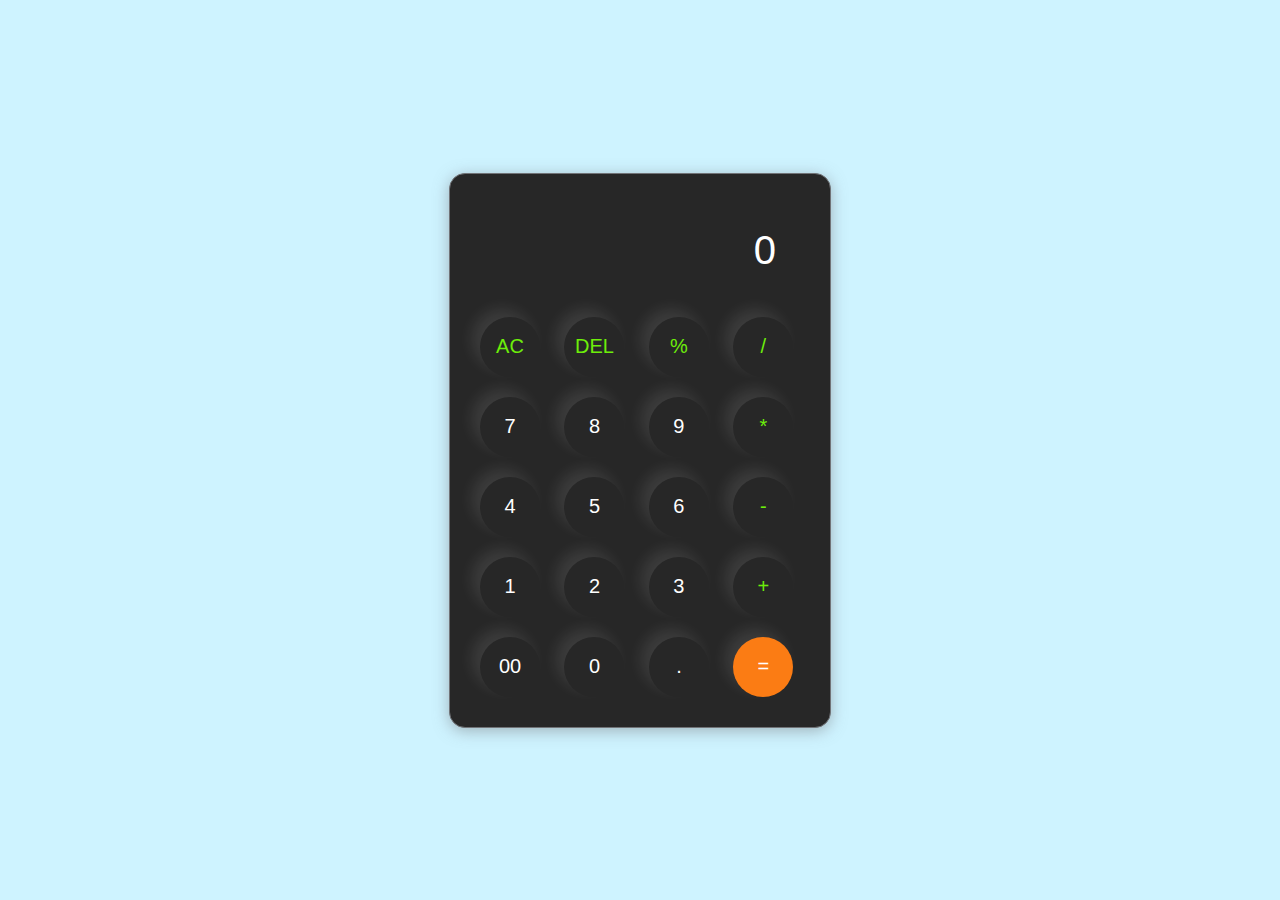
<file: calculator/index.html>
<!DOCTYPE html>
<html lang="en">
  <head>
    <meta charset="UTF-8" />
    <meta http-equiv="X-UA-Compatible" content="IE=edge" />
    <meta name="viewport" content="width=device-width, initial-scale=1.0" />
    <link rel="stylesheet" href="style.css" />
    <title>Calculator</title>
  </head>
  <body>
    <div class="container">
      <div class="calculator">
        <input type="text" id="inputBox" placeholder="0" />
        <div>
          <button class="button operator">AC</button>
          <button class="button operator">DEL</button>
          <button class="button operator">%</button>
          <button class="button operator">/</button>
        </div>
        <div>
          <button class="button">7</button>
          <button class="button">8</button>
          <button class="button">9</button>
          <button class="button operator">*</button>
        </div>
        <div>
          <button class="button">4</button>
          <button class="button">5</button>
          <button class="button">6</button>
          <button class="button operator">-</button>
        </div>
        <div>
          <button class="button">1</button>
          <button class="button">2</button>
          <button class="button">3</button>
          <button class="button operator">+</button>
        </div>

        <div>
          <button class="button">00</button>
          <button class="button">0</button>
          <button class="button">.</button>
          <button class="button equalBtn">=</button>
        </div>
      </div>
    </div>

    <script src="script.js"></script>
  </body>
</html>
</file>
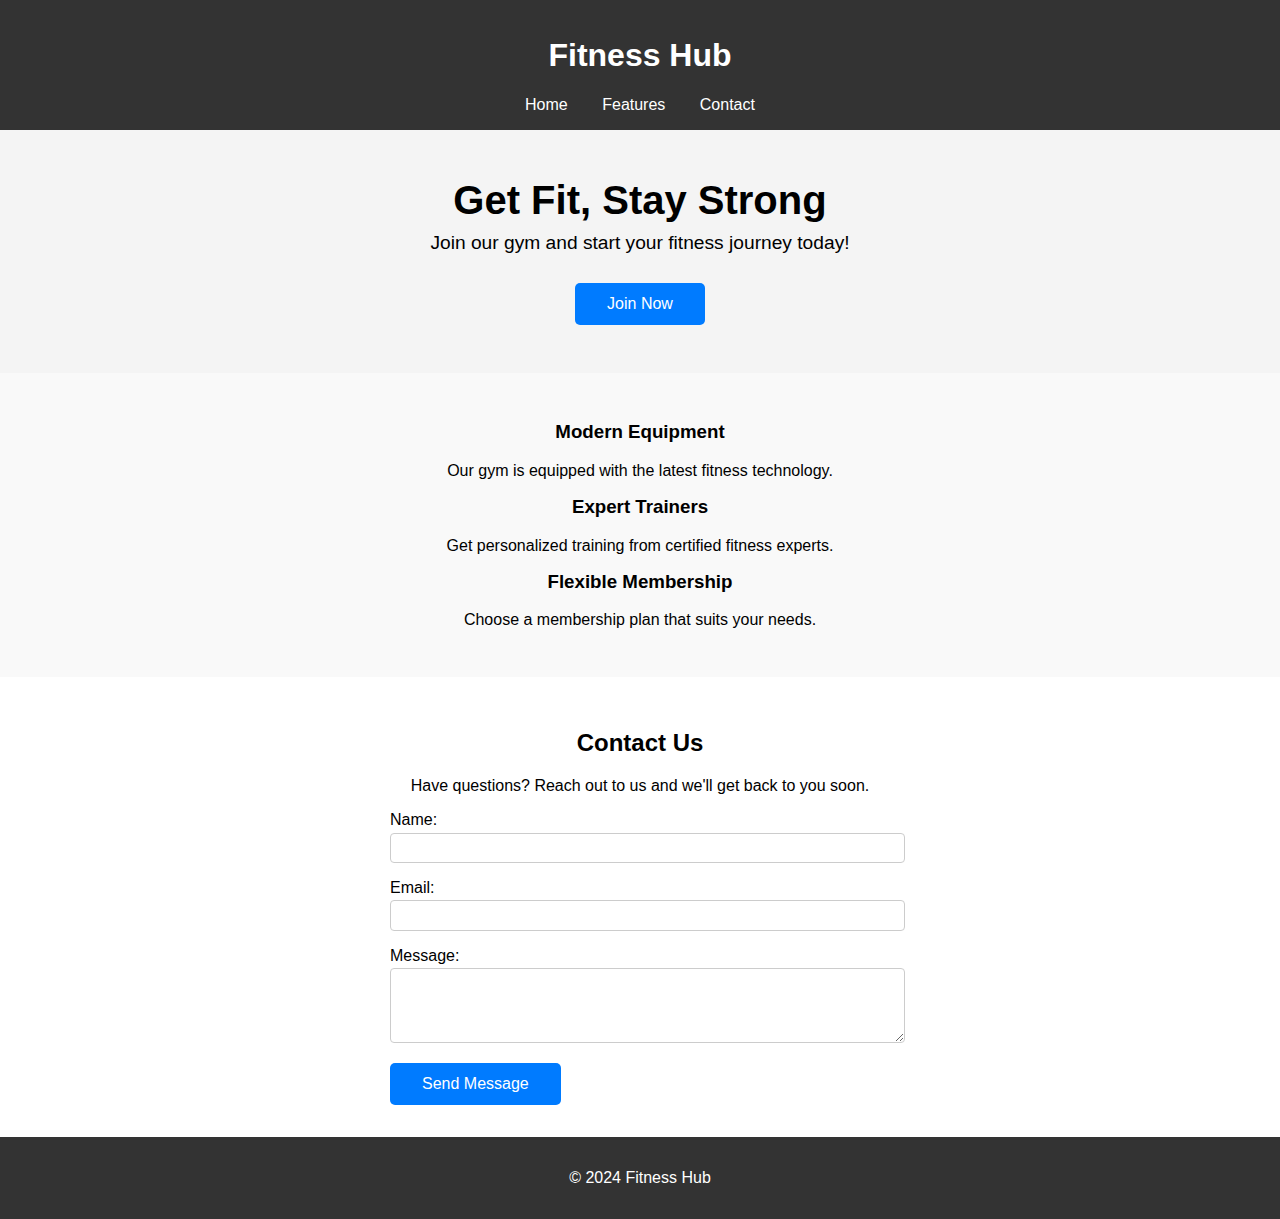
<file: Landing page/index.html>
<!DOCTYPE html>
<html lang="en">
<head>
    <meta charset="UTF-8">
    <meta name="viewport" content="width=device-width, initial-scale=1.0">
    <title>Gym Landing Page</title>
    <link rel="stylesheet" href="style.css">
</head>
<body>
    <header>
        <h1>Fitness Hub</h1>
        <nav>
            <ul>
                <li><a href="#hero">Home</a></li>
                <li><a href="#features">Features</a></li>
                <li><a href="#contact">Contact</a></li>
            </ul>
        </nav>
    </header>
    <section id="hero">
        <h2>Get Fit, Stay Strong</h2>
        <p>Join our gym and start your fitness journey today!</p>
        <a href="#contact" class="cta-button">Join Now</a>
    </section>
    <section id="features">
        <div class="feature">
            <h3>Modern Equipment</h3>
            <p>Our gym is equipped with the latest fitness technology.</p>
        </div>
        <div class="feature">
            <h3>Expert Trainers</h3>
            <p>Get personalized training from certified fitness experts.</p>
        </div>
        <div class="feature">
            <h3>Flexible Membership</h3>
            <p>Choose a membership plan that suits your needs.</p>
        </div>
    </section>
    <section id="contact">
        <h2>Contact Us</h2>
        <p>Have questions? Reach out to us and we'll get back to you soon.</p>
        <form>
            <label for="name">Name:</label>
            <input type="text" id="name" name="name" required>
            
            <label for="email">Email:</label>
            <input type="email" id="email" name="email" required>
            
            <label for="message">Message:</label>
            <textarea id="message" name="message" rows="4" required></textarea>
            
            <button type="submit" class="cta-button">Send Message</button>
        </form>
    </section>
    <footer>
        <p>&copy; 2024 Fitness Hub</p>
    </footer>
</body>
</html>
</file>
<file: calculator/style.css>
*{
    margin: 0;
    padding: 0;
    box-sizing: border-box;
    font-family: 'Poppins', sans-serif;
}

body{
    width: 100%;
    height: 100vh;
    display: flex;
    justify-content: center;
    align-items: center;
    /*background: linear-gradient(45deg, #0a0a0a, #3a4452);*/
    background: rgb(206, 243, 255);
}

.calculator{
    border: 1px solid #717377;
    padding: 20px;
    border-radius: 16px;
    background: rgb(39, 39, 39);
    box-shadow: 0px 3px 15px rgba(113, 115, 119, 0.5);

}

input{
    width: 320px;
    border: none;
    padding: 24px;
    margin: 10px;
    background: transparent;
    box-shadow: 0px 3px 15px rgbs(84, 84, 84, 0.1);
    font-size: 40px;
    text-align: right;
    cursor: pointer;
    color: #ffffff;
}

input::placeholder{
    color: #ffffff;
}

button{
    border: none;
    width: 60px;
    height: 60px;
    margin: 10px;
    border-radius: 50%;
    background: transparent;
    color: #ffffff;
    font-size: 20px;
    box-shadow: -8px -8px 15px rgba(255, 255, 255, 0.1);
    cursor: pointer;
}

.equalBtn{
    background-color: #fb7c14;
}

.operator{
    color: #6dee0a;
}
</file>
<file: Landing page/style.css>
body {
    font-family: Arial, sans-serif;
    margin: 0;
    padding: 0;
    box-sizing: border-box;
}

header {
    background: #333;
    color: white;
    padding: 1em 0;
    text-align: center;
}

nav ul {
    list-style: none;
    padding: 0;
    margin: 0;
}

nav ul li {
    display: inline;
    margin: 0 15px;
}

nav ul li a {
    color: white;
    text-decoration: none;
}

#hero {
    background: #f4f4f4;
    padding: 3em 1em;
    text-align: center;
}

#hero h2 {
    margin: 0;
    font-size: 2.5em;
}

#hero p {
    margin: 0.5em 0 1.5em;
    font-size: 1.2em;
}

.cta-button {
    display: inline-block;
    padding: 0.75em 2em;
    background: #007BFF;
    color: white;
    text-decoration: none;
    border-radius: 5px;
    font-size: 1em;
}

section {
    padding: 2em 1em;
    text-align: center;
}

#features {
    background: #f9f9f9;
}

.feature {
    margin: 1em 0;
}

.feature h3 {
    margin-top: 0;
}

form {
    max-width: 500px;
    margin: 0 auto;
    text-align: left;
}

form label {
    display: block;
    margin-top: 1em;
}

form input,
form textarea {
    width: 100%;
    padding: 0.5em;
    margin-top: 0.25em;
    border: 1px solid #ccc;
    border-radius: 4px;
}

form button {
    margin-top: 1em;
    padding: 0.75em 2em;
    background: #007BFF;
    color: white;
    border: none;
    border-radius: 5px;
    cursor: pointer;
}

form button:hover {
    background: #0056b3;
}

footer {
    background: #333;
    color: white;
    text-align: center;
    padding: 1em 0;
    position: relative;
    bottom: 0;
    width: 100%;
}
</file>
